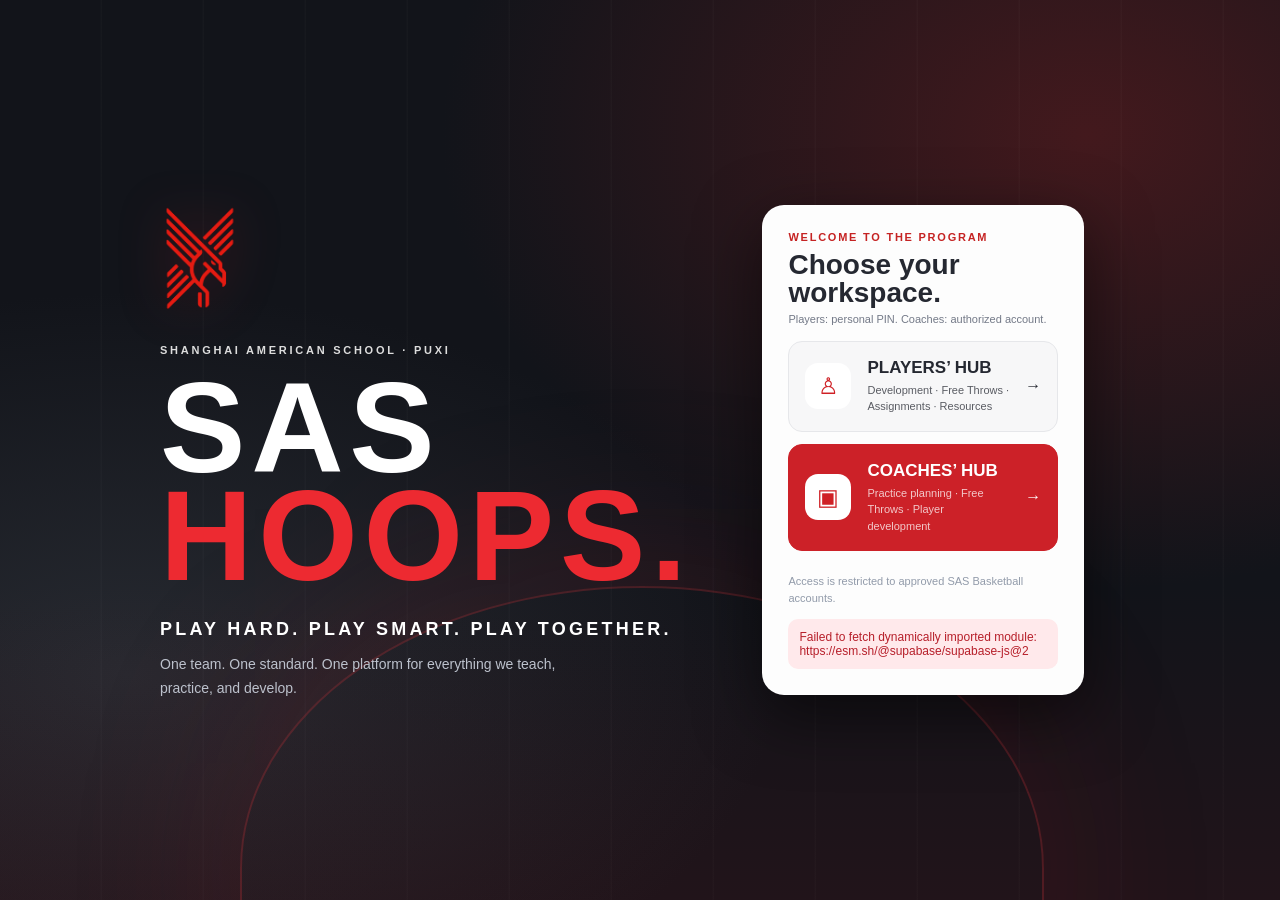
<file: index.html>
<!doctype html>
<html lang="en">
<head>
  <meta charset="UTF-8" />
  <meta name="viewport" content="width=device-width, initial-scale=1, viewport-fit=cover" />
  <meta name="theme-color" content="#191b21" />
  <meta name="description" content="SAS Puxi Basketball coaching and player development hub" />
  <title>SAS Basketball Hub v0.5.2</title>
  <link rel="icon" href="public/assets/sas-eagle-red.png" />
  <link rel="stylesheet" href="styles.css?v=052-player-team-video" />
</head>
<body>
  <div id="app"></div>
  <script src="config.js"></script>
  <script defer src="app.js?v=052-player-team-video"></script>
</body>
</html>
</file>
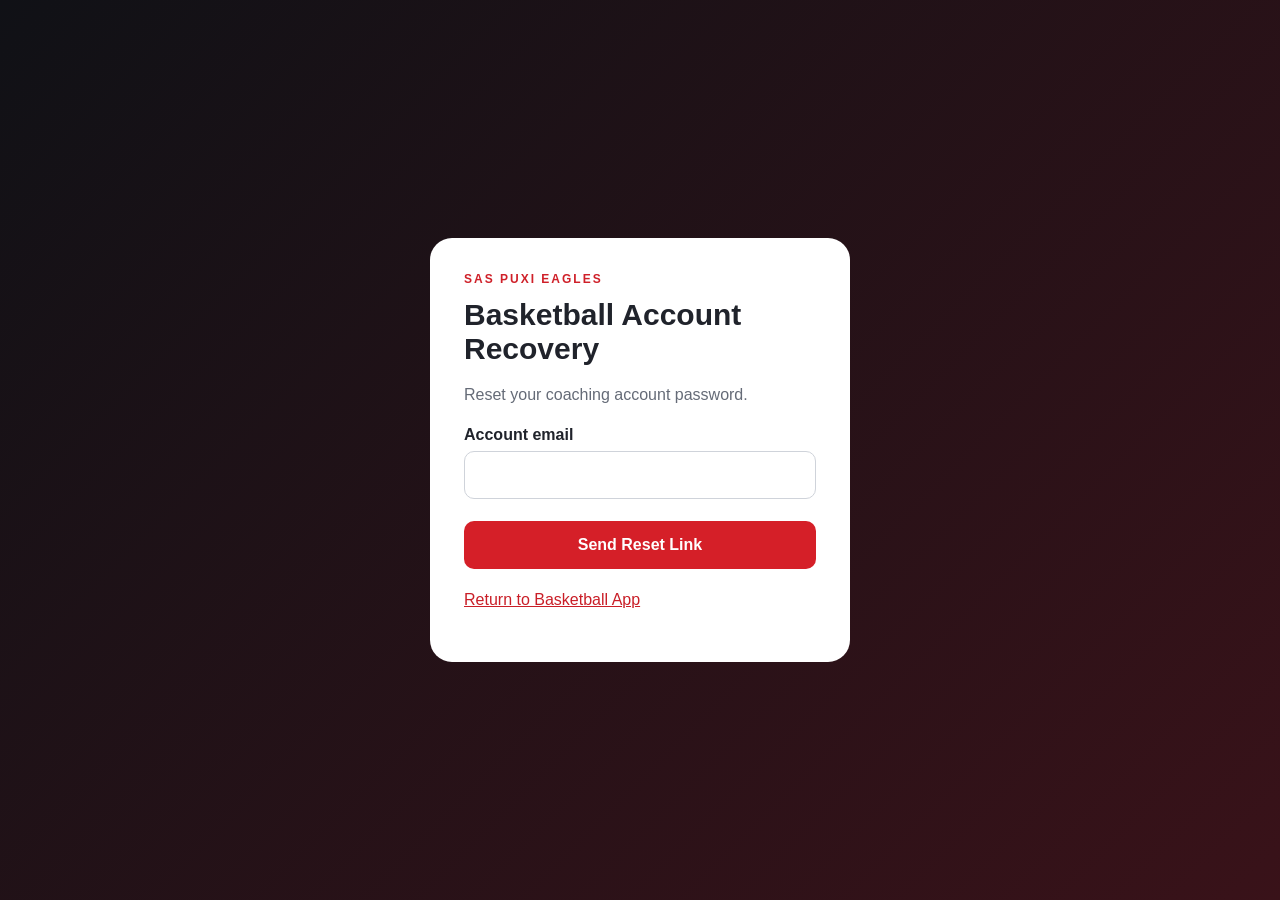
<file: reset-password.html>
<!DOCTYPE html>
<html lang="en">
<head>
  <meta charset="UTF-8">
  <meta name="viewport" content="width=device-width, initial-scale=1">
  <title>Reset Password | SAS Basketball</title>
  <style>
    * { box-sizing: border-box; }
    body {
      margin: 0;
      min-height: 100vh;
      display: grid;
      place-items: center;
      padding: 24px;
      background: linear-gradient(135deg, #101116, #391219);
      color: #20232b;
      font-family: Arial, sans-serif;
    }
    main {
      width: 100%;
      max-width: 420px;
      padding: 34px;
      border-radius: 22px;
      background: white;
    }
    .eyebrow {
      color: #cf2029;
      font-size: 12px;
      font-weight: 800;
      letter-spacing: 2px;
    }
    h1 { margin: 12px 0; font-size: 30px; }
    p { color: #656b77; line-height: 1.6; }
    label { display: block; margin: 18px 0 7px; font-weight: 700; }
    input {
      width: 100%;
      padding: 14px;
      border: 1px solid #cfd3da;
      border-radius: 10px;
      font-size: 16px;
    }
    button {
      width: 100%;
      margin-top: 22px;
      padding: 15px;
      background: #d51f28;
      border: 0;
      border-radius: 10px;
      color: white;
      font-size: 16px;
      font-weight: 700;
      cursor: pointer;
    }
    button:disabled { opacity: .6; }
    a { color: #c91e27; }
    #message { margin-top: 18px; }
    [hidden] { display: none !important; }
  </style>
</head>
<body>
  <main>
    <div class="eyebrow">SAS PUXI EAGLES</div>
    <h1>Basketball Account Recovery</h1>
    <p>Reset your coaching account password.</p>

    <form id="requestForm">
      <label for="email">Account email</label>
      <input id="email" type="email" autocomplete="email" required>
      <button type="submit">Send Reset Link</button>
    </form>

    <form id="changeForm" hidden>
      <label for="password">New password</label>
      <input id="password" type="password"
             autocomplete="new-password" minlength="12" required>

      <label for="confirm">Confirm new password</label>
      <input id="confirm" type="password"
             autocomplete="new-password" minlength="12" required>

      <button type="submit">Save New Password</button>
    </form>

    <p id="message" role="status"></p>
    <p><a href="./">Return to Basketball App</a></p>
  </main>

  <script src="config.js"></script>
  <script type="module">
    import { createClient } from
      "https://esm.sh/@supabase/supabase-js@2";

    const config = window.SAS_CONFIG;
    const message = document.getElementById("message");
    const requestForm = document.getElementById("requestForm");
    const changeForm = document.getElementById("changeForm");

    if (!config?.supabaseUrl || !config?.supabasePublishableKey) {
      message.textContent = "Application configuration is missing.";
      throw new Error("Missing Supabase configuration");
    }

    const supabase = createClient(
      config.supabaseUrl,
      config.supabasePublishableKey
    );

    function showChangeForm() {
      requestForm.hidden = true;
      changeForm.hidden = false;
      message.textContent = "Enter your new password.";
    }

    const fromRecoveryLink =
      location.hash.includes("access_token=") ||
      new URLSearchParams(location.search).has("code");

    supabase.auth.onAuthStateChange((event) => {
      if (event === "PASSWORD_RECOVERY") {
        showChangeForm();
      }
    });

    const { data: sessionData } = await supabase.auth.getSession();
    if (fromRecoveryLink && sessionData.session) {
      showChangeForm();
    }

    requestForm.addEventListener("submit", async (event) => {
      event.preventDefault();
      const button = requestForm.querySelector("button");
      button.disabled = true;
      message.textContent = "Sending recovery request...";

      const email = document.getElementById("email").value.trim();
      const { error } = await supabase.auth.resetPasswordForEmail(
        email,
        { redirectTo: location.origin + location.pathname }
      );

      message.textContent = error
        ? error.message
        : "If the account exists, a recovery email will be sent. Check your inbox.";

      button.disabled = false;
    });

    changeForm.addEventListener("submit", async (event) => {
      event.preventDefault();

      const password = document.getElementById("password").value;
      const confirm = document.getElementById("confirm").value;

      if (password !== confirm) {
        message.textContent = "Passwords do not match.";
        return;
      }

      const button = changeForm.querySelector("button");
      button.disabled = true;
      message.textContent = "Updating password...";

      const { error } = await supabase.auth.updateUser({ password });

      if (error) {
        message.textContent = error.message;
        button.disabled = false;
        return;
      }

      await supabase.auth.signOut();
      history.replaceState({}, "", location.pathname);
      changeForm.hidden = true;
      message.textContent =
        "Password updated. Return to the Basketball App and sign in.";
    });
  </script>
</body>
</html>
</file>
<file: styles.css>
:root{font-family:'DM Sans',Arial,sans-serif;color:#1c2027;background:#f1f2f4;font-synthesis:none}*{box-sizing:border-box}html,body{margin:0;min-height:100%}button,input,textarea,select{font:inherit}button{cursor:pointer}button:disabled{opacity:.55;cursor:default}img{max-width:100%}a{color:inherit}h1,h2,h3,p{margin:0}h1,h2,h3,.condensed{font-family:'Barlow Condensed','Arial Narrow',Impact,Arial,sans-serif}h1{font-size:clamp(2.1rem,4vw,3.4rem);font-weight:900;line-height:.98;letter-spacing:.01em}h2{font-size:1.8rem;line-height:1}h3{font-size:1.4rem;line-height:1.1}button:focus-visible,input:focus-visible,textarea:focus-visible,select:focus-visible{outline:3px solid #f1a49f;outline-offset:2px}.muted{color:#6f7480}.small{font-size:12px}.tiny{font-size:10px}.upper{text-transform:uppercase}.eyebrow{font-size:11px;font-weight:800;letter-spacing:.16em;text-transform:uppercase;color:#c52323}.spacer{flex:1}.strong{font-weight:800}.divider{height:1px;background:#e9eaec;margin:14px 0}.red{color:#d51f23}.nowrap{white-space:nowrap}.wrap{flex-wrap:wrap}.text-right{text-align:right}
.btn{border:0;border-radius:11px;padding:12px 17px;display:inline-flex;gap:8px;align-items:center;justify-content:center;font-size:13px;font-weight:800;min-height:43px;line-height:1.1;transition:transform .12s,background .12s}.btn:hover{transform:translateY(-1px)}.btn.redbtn{background:#d61f25;color:white}.btn.darkbtn{background:#1d2027;color:white}.btn.ghost{background:white;border:1px solid #dcdfe4;color:#252934}.btn.lightbtn{background:#f5f5f6;color:#22242b}.btn.wide{width:100%}.btn.slim{padding:9px 12px;min-height:34px}.btn.iconbtn{width:39px;height:39px;padding:0}.pill{border-radius:100px;background:#f1f2f5;color:#535b67;padding:5px 10px;font-size:10px;font-weight:800;white-space:nowrap}.pill.redpill{background:#fce6e6;color:#aa1b1f}.pill.greenpill{background:#e2f4eb;color:#237d54}.pill.darkpill{background:#20242b;color:#fff}.badge-label{font-size:10px;font-weight:900;letter-spacing:.09em;text-transform:uppercase}
.row{display:flex;align-items:center;gap:12px}.row.between{justify-content:space-between}.row.start{align-items:flex-start}.column{display:flex;flex-direction:column;gap:12px}.grid2{display:grid;grid-template-columns:repeat(2,minmax(0,1fr));gap:14px}.grid3{display:grid;grid-template-columns:repeat(3,minmax(0,1fr));gap:14px}.grid4{display:grid;grid-template-columns:repeat(4,minmax(0,1fr));gap:14px}.stack{display:flex;flex-direction:column;gap:18px}.hide{display:none!important}
/* entry screen */
.entry{min-height:100dvh;background:radial-gradient(ellipse at 85% 15%,#43191d 0%,transparent 42%),radial-gradient(ellipse at 10% 75%,#272a31 0%,transparent 40%),#12141a;color:white;position:relative;overflow:hidden;display:flex;align-items:center;justify-content:center;padding:32px 20px}.entry::before{content:'';pointer-events:none;position:absolute;inset:0;background:linear-gradient(180deg,transparent 65%,#6e141a2a 100%),repeating-linear-gradient(90deg,transparent 0 100px,#ffffff05 101px 102px)}.entry::after{content:'';position:absolute;bottom:-250px;left:calc(50% - 400px);width:800px;height:560px;border:2px solid #c92f3548;border-radius:50% 50% 0 0;box-shadow:0 -35px 180px #ae1a2529;pointer-events:none}.entry-inner{position:relative;z-index:1;width:min(100%,960px);display:grid;grid-template-columns:1.1fr .9fr;gap:70px;align-items:center}.entry-brand{padding:30px 0}.entry-brand img.eagle{height:125px;filter:drop-shadow(0 0 25px #a820285a)}.entry-brand .schoolname{font-weight:800;font-size:11px;letter-spacing:.25em;color:#ddd;margin-top:15px}.entry-brand .massive{font-family:'Barlow Condensed',Impact,Arial,sans-serif;font-weight:900;letter-spacing:.045em;font-size:clamp(72px,10vw,145px);line-height:.84;margin:18px 0 8px}.entry-brand .massive span{color:#ed2a31}.entry-brand .strap{font-family:'Barlow Condensed',Arial,sans-serif;font-weight:800;letter-spacing:.18em;font-size:18px;margin:30px 0 0}.entry-brand .substrap{max-width:420px;font-size:14px;color:#bcc1cc;line-height:1.65;margin-top:13px}.entry-panel{background:#fdfdfd;color:#252831;border:1px solid #ffffffa0;box-shadow:0 20px 65px #0008;border-radius:22px;padding:25px}.panel-title{font-family:'Barlow Condensed',Arial,sans-serif;font-size:28px;font-weight:900}.entry-link{width:100%;background:#f7f7f8;border:1px solid #e6e7ea;display:flex;text-align:left;align-items:center;gap:16px;border-radius:14px;padding:16px;margin-top:12px;color:#252831}.entry-link:hover{border-color:#dd3338;background:#fff7f7}.entry-link.coach{background:#cc2128;color:white;border-color:#cc2128}.entry-link.coach:hover{background:#b8181e}.entry-link .entry-icon{width:46px;height:46px;flex:0 0 46px;background:#fff;border-radius:13px;display:flex;align-items:center;justify-content:center;color:#cf2025;font-size:23px}.entry-link .entry-title{font-weight:900;font-size:17px}.entry-link .entry-desc{font-size:11px;opacity:.75;line-height:1.5;margin-top:4px}.entry-footer{font-size:11px;color:#929baa;margin-top:22px;line-height:1.5}.demo-ribbon{display:inline-block;padding:6px 10px;border:1px solid #8e7a4c;border-radius:100px;font-size:10px;font-weight:800;letter-spacing:.1em;color:#f0d6a0;margin-bottom:18px}.signin{display:flex;flex-direction:column;gap:13px}.signin label{font-size:12px;font-weight:800}.signin input{width:100%;margin-top:6px;padding:13px;border:1px solid #d5d9dd;border-radius:10px}.error{color:#b71f2a;background:#ffe9eb;padding:11px;border-radius:10px;font-size:12px}.info{background:#f0f3f6;color:#4d5663;padding:11px;border-radius:10px;font-size:12px;line-height:1.5}
/* app shell */
.shell{min-height:100dvh;display:flex}.sidebar{width:237px;position:sticky;top:0;height:100dvh;flex:0 0 237px;background:#191c22;color:#f7f7f8;display:flex;flex-direction:column;padding:24px 15px 22px;z-index:5}.side-brand{display:flex;align-items:center;gap:11px;padding:0 10px 26px;border-bottom:1px solid #343840}.side-brand img{width:48px;height:48px;object-fit:contain}.side-brand strong{font-family:'Barlow Condensed',Arial,sans-serif;font-size:24px;line-height:.9;letter-spacing:.025em}.side-brand small{font-size:9px;letter-spacing:.17em;color:#aeb2bb;display:block;margin-top:6px}.side-group{margin:25px 7px 10px;color:#858c98;font-size:10px;letter-spacing:.16em;font-weight:900}.side-button{display:flex;align-items:center;gap:13px;padding:12px 13px;width:100%;background:transparent;border:0;border-radius:10px;color:#c3c7d0;font-size:12px;font-weight:700;text-align:left;margin-bottom:4px}.side-button span.ico{font-size:20px;width:24px;text-align:center}.side-button.active{background:#c41e25;color:#fff}.side-button:not(.active):hover{background:#30343d;color:#fff}.side-foot{margin-top:auto;border-top:1px solid #353941;padding:18px 6px 2px}.profile-badge{display:flex;align-items:center;gap:9px}.avatar{display:grid;place-items:center;width:40px;height:40px;background:#f0d0d2;color:#ac1821;border-radius:50%;font-size:14px;font-weight:900;flex:0 0 40px}.sidebar .avatar{background:#373b46;color:white}.profile-badge .profile-info{overflow:hidden}.profile-badge .profile-info strong{display:block;font-size:12px;text-overflow:ellipsis;white-space:nowrap;overflow:hidden}.profile-badge .profile-info small{color:#9ca5b2;font-size:10px}.side-signout{border:0;background:transparent;color:#b9bfca;font-size:11px;margin-top:14px;text-decoration:underline;padding:4px}.main{flex:1;min-width:0}.topbar{height:74px;display:flex;align-items:center;justify-content:space-between;padding:0 36px;background:white;border-bottom:1px solid #e5e5e8;position:sticky;top:0;z-index:4}.top-title{font-family:'Barlow Condensed',Arial,sans-serif;font-size:23px;font-weight:900}.topbar .top-right{display:flex;gap:12px;align-items:center}.topbar .top-right img{width:30px;height:30px;object-fit:contain}.topbar .top-right .role{font-size:10px;color:#69707c;font-weight:800;text-transform:uppercase}.content{width:min(1160px,100%);margin:0 auto;padding:29px 34px 100px}.pagehead{display:flex;justify-content:space-between;align-items:end;gap:20px;margin-bottom:22px}.pagehead p{font-size:13px;color:#69707c;margin-top:7px}.card{background:#fff;border:1px solid #e3e5e9;border-radius:15px;padding:19px;box-shadow:0 2px 7px #22222205}.section-heading{font-size:19px;font-weight:900;margin-bottom:12px;display:flex;align-items:center;gap:7px}.section-label{font-size:12px;font-weight:900;letter-spacing:.06em}.hero{border-radius:18px;overflow:hidden;background:radial-gradient(circle at 83% 70%,#811c2a 0%,transparent 45%),linear-gradient(100deg,#1a1c23 0%,#2a1219 100%);min-height:225px;padding:29px 32px;color:#fff;position:relative}.hero:before{content:'';position:absolute;border:3px solid #ffffff1e;border-radius:50%;width:280px;height:280px;right:15px;top:-35px;box-shadow:0 0 0 32px #ffffff08}.hero:after{content:'';position:absolute;width:300px;height:2px;background:#ffffff12;right:0;bottom:68px;transform:rotate(-25deg)}.hero > *{position:relative;z-index:1}.hero .eyebrow{color:#ff555b}.hero h2{font-size:clamp(34px,4vw,55px);margin:12px 0 8px}.hero p{font-size:12px;color:#d1cbd0;line-height:1.6;max-width:500px}.hero .hero-logo{position:absolute;z-index:0;right:55px;top:23px;width:180px;opacity:.13}.hero .btn{margin-top:19px}.stat{display:flex;flex-direction:column;gap:8px;min-height:104px;justify-content:center}.stat b{font-family:'Barlow Condensed',Arial,sans-serif;font-size:36px;line-height:1;font-weight:900}.stat small{font-size:11px;color:#747983;font-weight:700}.stat .tag{display:block;background:#fce9ea;color:#b92029;padding:4px 7px;border-radius:5px;font-size:9px;font-weight:800;width:max-content}
.list-card{padding:14px 0;border-top:1px solid #edf0f2;display:flex;gap:12px;align-items:flex-start}.list-card:first-of-type{border-top:0}.list-card .datebox{width:50px;min-width:50px;min-height:49px;border-radius:9px;background:#fae8e8;color:#b81f25;display:flex;align-items:center;justify-content:center;flex-direction:column;font-family:'Barlow Condensed',Arial,sans-serif;font-weight:900}.list-card .datebox big{font-size:22px;line-height:1}.list-card .datebox small{font-size:10px;letter-spacing:.08em}.list-card .body{flex:1;min-width:0}.list-card .body strong{font-size:13px}.list-card .body p{font-size:11px;color:#757a85;line-height:1.6;margin-top:3px}.list-card .body .meta{display:flex;gap:6px;align-items:center;flex-wrap:wrap;margin-top:7px}.tagline{background:#fcf0f0;color:#b21d26;border-radius:6px;padding:6px 9px;font-size:10px;font-weight:800;display:inline-block}.empty{font-size:13px;color:#828892;background:#f8f9fa;border:1px dashed #dddfe5;border-radius:11px;padding:20px;text-align:center;line-height:1.6}.action-card{display:flex;gap:11px;align-items:center;padding:14px;border:1px solid #eaebed;border-radius:12px;background:white;text-align:left;width:100%}.action-card:hover{border-color:#d7282b}.action-card b{display:block;font-size:12px}.action-card small{display:block;font-size:10px;color:#737b87;margin-top:4px}.icon-square{background:#fbe8e9;border-radius:11px;color:#c01e26;font-size:23px;width:45px;height:45px;display:grid;place-items:center;flex:0 0 45px}.accent-line{height:3px;background:#c82026;border-radius:8px;width:45px;margin-bottom:16px}
/* forms, filters, drills */
.field{display:flex;flex-direction:column;gap:6px}.field label{font-size:11px;font-weight:900;color:#444955;letter-spacing:.02em}.field input,.field select,.field textarea,.search{border:1px solid #d9dce1;border-radius:9px;padding:11px 12px;background:#fff;color:#252934;outline:none;min-width:0;width:100%;font-size:12px}.field textarea{min-height:85px;resize:vertical;line-height:1.55}.field input:focus,.field select:focus,.field textarea:focus,.search:focus{border-color:#d1232a;box-shadow:0 0 0 3px #d1232a1a}.form-grid{display:grid;grid-template-columns:repeat(2,minmax(0,1fr));gap:13px}.form-panel{max-width:850px}.controlbar{display:flex;align-items:center;gap:12px;justify-content:space-between;margin-bottom:15px}.controlbar .search{max-width:340px}.filterrow{display:flex;align-items:center;gap:7px;flex-wrap:wrap}.filterbtn{background:white;border:1px solid #e3e5e9;border-radius:100px;padding:8px 12px;color:#69707b;font-size:11px;font-weight:800}.filterbtn.selected{background:#1d2027;color:#fff;border-color:#1d2027}.drill-card{display:flex;flex-direction:column;gap:9px;justify-content:space-between;min-height:170px}.drill-top{display:flex;align-items:center;justify-content:space-between;gap:8px}.drill-card h3{font-size:23px}.drill-card p{font-size:11px;color:#757a85;line-height:1.6}.drill-card footer{display:flex;justify-content:space-between;align-items:center;gap:8px}.inline-form{display:flex;gap:7px;align-items:center}.inline-form input{flex:1;min-width:0}.choice{display:flex;gap:8px;align-items:center;border:1px solid #e3e5ea;border-radius:9px;padding:11px;margin-top:7px;font-size:12px;font-weight:700}.choice input{accent-color:#d51f27}.activity{display:flex;gap:10px;align-items:center;background:#f6f7f9;border:1px solid #e8e8ec;border-radius:11px;padding:11px;margin-top:8px}.activity .index{width:29px;height:29px;display:grid;place-items:center;background:#232731;color:white;border-radius:8px;font-size:12px;font-weight:900}.activity .name{flex:1;font-size:12px;font-weight:800}.activity .micro{background:#fff;border:1px solid #dfe1e5;color:#4d5560;border-radius:6px;padding:6px 9px}.priority{border:1px solid #e5e7e8;border-radius:9px;padding:10px 12px;font-size:12px;font-weight:800;display:flex;align-items:center;gap:7px}.priority i{font-style:normal;color:#cf222b}.smalltitle{font-family:'Barlow Condensed',Arial,sans-serif;font-weight:900;font-size:18px}.benchmark-number{font-family:'Barlow Condensed',Arial,sans-serif;font-size:55px;line-height:1;font-weight:900;color:#be1e26}.progress{height:9px;background:#e8e9ed;border-radius:10px;overflow:hidden}.progress>div{height:100%;background:#ca1f26;border-radius:10px}.barrow{display:grid;grid-template-columns:90px 1fr 28px;align-items:center;gap:10px;margin:12px 0;font-size:11px;font-weight:700}.barrow .progress{height:9px}.notices{border-left:4px solid #d32229;background:#fff7f7;padding:14px;border-radius:8px;font-size:12px;line-height:1.6;color:#56393a}.avatar-sm{width:30px;height:30px;border-radius:50%;display:grid;place-items:center;font-size:10px;font-weight:900;background:#fae6e7;color:#ba1f27}.tabular{font-variant-numeric:tabular-nums}
.overlay{position:fixed;inset:0;background:#0f111ac9;z-index:20;display:flex;align-items:center;justify-content:center;padding:18px}.modal{background:white;border-radius:16px;width:min(100%,590px);max-height:89vh;overflow:auto;box-shadow:0 18px 60px #0007}.modal-header{display:flex;align-items:center;justify-content:space-between;border-bottom:1px solid #edeef0;padding:19px 21px}.modal-body{padding:21px}.modal-footer{border-top:1px solid #edeef0;padding:15px 21px;display:flex;gap:8px;justify-content:flex-end}.subtle{color:#737987;font-size:11px;line-height:1.6}.toast{position:fixed;right:22px;bottom:24px;max-width:340px;background:#1b1d23;color:#fff;padding:13px 16px;border-radius:10px;font-size:12px;z-index:100;box-shadow:0 10px 40px #0004}.mobile-nav{display:none}.mobilebar{display:none}.clickable{cursor:pointer}.clickable:hover{box-shadow:0 4px 16px #0000000d}.responsive-stack{display:flex;flex-direction:column;gap:12px}.note-row{padding:12px 0;border-bottom:1px solid #e7e8eb}.note-row:last-child{border-bottom:0}.check-label{display:flex;align-items:center;gap:7px;font-size:12px;font-weight:700}.check-label input{accent-color:#c51c23}.logo-stamp{height:52px;object-fit:contain;opacity:.86}.loading{min-height:100dvh;background:#171a20;color:#fff;display:grid;place-items:center;font-family:'Barlow Condensed',Arial,sans-serif;font-size:28px;font-weight:900;letter-spacing:.12em}
@media(max-width:1050px){.content{padding:24px 24px 100px}.topbar{padding:0 24px}.grid4{grid-template-columns:repeat(2,1fr)}}
@media(max-width:800px){.sidebar{display:none}.topbar{height:63px;padding:0 18px}.content{padding:20px 16px 100px}.mobilebar{display:flex;align-items:center;gap:8px}.mobilebar img{width:31px;height:31px}.mobilebar strong{font-family:'Barlow Condensed',Arial,sans-serif;font-size:20px}.mobile-nav{display:grid;grid-template-columns:repeat(5,1fr);position:fixed;bottom:0;left:0;right:0;z-index:10;background:#fff;border-top:1px solid #e1e2e5;padding:7px 4px calc(7px + env(safe-area-inset-bottom));box-shadow:0 -4px 18px #0000000d}.mobile-nav button{border:0;background:none;color:#858b95;display:flex;gap:4px;flex-direction:column;align-items:center;font-size:9px;font-weight:800;padding:4px 0}.mobile-nav button .ico{font-size:22px}.mobile-nav button.active{color:#c51e25}.entry-inner{gap:20px}.entry-brand .massive{font-size:80px}}
@media(max-width:650px){.entry{padding:18px}.entry-inner{grid-template-columns:1fr;gap:20px;max-width:480px}.entry-brand{padding:5px 0 0;text-align:center}.entry-brand img.eagle{height:69px}.entry-brand .schoolname{font-size:9px;margin-top:5px}.entry-brand .massive{font-size:62px;margin:13px 0 5px}.entry-brand .strap{margin:14px 0 0;font-size:12px}.entry-brand .substrap{display:none}.entry-panel{padding:18px}.entry-link{padding:11px}.entry-link .entry-icon{width:39px;height:39px;flex-basis:39px}.entry-link .entry-title{font-size:14px}.grid2,.grid3,.grid4{grid-template-columns:1fr}.grid4.stat-grid{grid-template-columns:repeat(2,1fr)}.pagehead{align-items:flex-start}.pagehead h1{font-size:37px}.pagehead>.btn{font-size:11px;padding:9px}.hero{min-height:194px;padding:23px}.hero h2{font-size:38px}.hero .hero-logo{width:140px;right:2px;top:24px}.form-grid{grid-template-columns:1fr}.controlbar{align-items:stretch;flex-direction:column}.controlbar .search{max-width:none}.card{padding:16px}.top-title{font-size:19px}.topbar .top-right .role{display:none}}
@media(max-width:800px){.topbar .top-title{display:none}.topbar .top-right img{display:none}}
@media(max-width:420px){.topbar .mobilebar strong{font-size:18px}.topbar .top-right .pill{font-size:9px;padding:5px 7px}.topbar{gap:6px}.mobilebar{min-width:0}}

/* v0.4 team workspace and secondary tools */
.v04-switcher{display:flex;align-items:center;justify-content:space-between;flex-wrap:wrap;gap:12px;margin-bottom:22px;padding:15px 20px;border:1px solid #e1e3e7;border-radius:15px;background:#fff}
.v04-buttons{display:flex;align-items:center;gap:7px;flex-wrap:wrap}
.v04-switcher .btn{min-width:80px}
@media(max-width:740px){.v04-switcher{padding:12px;margin-bottom:16px}.v04-buttons{width:100%}.v04-buttons .btn{flex:1}.sidebar{overflow-y:auto}.content{padding-bottom:76px}}

/* v0.4.1 | Recurring benchmark history and shared observations */
.v041-trend{border:1px solid #e2e4e9;border-radius:12px;padding:12px 14px;margin:15px 0;background:#fafafb}
.v041-trend svg{display:block;width:100%;height:120px;margin:8px 0 0}
.v041-trend .row small{font-size:10px;color:#727984}
.v041-checkin-benchmark{border:1px solid #e4e6eb;border-left:3px solid #c61d27;border-radius:12px;padding:17px;margin:13px 0;background:#fcfcfd;display:grid;gap:13px}
.v041-checkin-benchmark .field{margin:0}
.v041-player-picks{max-height:170px;overflow-y:auto;border:1px solid #e5e6e9;padding:9px;border-radius:10px;background:#fafbfc}
.v041-player-picks .choice{padding:5px 0}
.v041-recurring-option{padding:12px;margin:8px 0;background:#fafbfc;border-radius:9px}
@media(max-width:740px){.mobile-nav{display:flex;overflow-x:auto;scrollbar-width:thin}.mobile-nav button{min-width:62px;flex:1 0 auto}.v041-checkin-benchmark{padding:12px}}

/* v0.4.1a | Custom instructional priorities, responsive, no database changes */
.priority-select-wrap{display:grid;gap:8px;min-width:0}
.priority-other-input{width:100%;box-sizing:border-box;border:1px solid #d4d8df;border-radius:9px;padding:11px 12px;background:#fff}
.priority-other-input[hidden]{display:none!important}
.priority-other-input:focus{outline:2px solid #c51c23;outline-offset:1px}

/* v0.4.2 cleanup actions: visually distinguished permanent deletion */
.btn.dangerbtn{background:#fff2f3;border:1px solid #edb2b6;color:#a7151e;font-weight:800;}
.btn.dangerbtn:hover{background:#ffe4e5;border-color:#ca2932;color:#831017;}
.btn.dangerbtn:focus-visible{outline:3px solid #b82029;outline-offset:2px;}

/* v0.4.3 consolidated | Setup diagrams and drill attachments */
.drill-attachments{border-top:1px solid #e5e6e9;padding-top:16px;display:grid;gap:12px}
.drill-image-grid{display:grid;grid-template-columns:repeat(auto-fit,minmax(150px,1fr));gap:10px}
.drill-image-tile{border:1px solid #e3e5e9;background:#f9fafb;border-radius:11px;overflow:hidden;min-width:0;display:grid;gap:3px;padding-bottom:5px}
.drill-preview{display:block;width:100%;height:170px;object-fit:contain;background:#f3f4f6}
.drill-preview[hidden],.drill-preview-loading[hidden]{display:none!important}
.drill-preview-loading{min-height:130px;display:grid;place-items:center;font-size:11px}
.drill-image-tile .btn{font-size:11px;margin:0 6px;white-space:normal;word-break:break-word;text-align:left}
.drill-file-list{display:grid;gap:8px}
.drill-file-row{display:flex;gap:9px;align-items:center;border:1px solid #e3e6ea;border-radius:10px;padding:9px;min-width:0;flex-wrap:wrap}
.drill-file-icon{background:#fae8e8;color:#c81f2a;font-size:17px;border-radius:8px;width:33px;height:33px;display:grid;place-items:center;flex:none}
.drill-file-label{display:grid;gap:3px;flex:1 1 150px;min-width:0;overflow-wrap:anywhere;font-size:12px}
.drill-file-label small{font-size:10px;color:#6d7580}
@media(max-width:650px){.drill-image-grid{grid-template-columns:1fr}.drill-file-row .btn{padding:10px 12px}}

/* v0.4.3 full practice plan reader: read-only, courtside-friendly, mobile-responsive. */
.pv-page .pagehead{align-items:flex-start}.pv-page .pagehead h1{margin-top:2px}
.pv-schedule{display:grid;grid-template-columns:repeat(4,minmax(0,1fr));gap:1px;background:#e4e5e8;border:1px solid #e4e5e8;border-radius:15px;overflow:hidden}
.pv-schedule>div{background:white;padding:16px;min-width:0;display:flex;flex-direction:column;gap:8px}
.pv-schedule span{font-weight:900;font-size:10px;color:#aa1a22;letter-spacing:.07em}
.pv-schedule b{font-weight:900;font-size:16px;line-height:1.3;overflow-wrap:anywhere}
.pv-priority-panels .card{min-height:155px}
.pv-priority{display:flex;align-items:center;gap:11px;padding:10px 0;border-top:1px solid #eef0f2;font-size:13px;font-weight:700}
.pv-priority:first-of-type{border:0}
.pv-priority-index{background:#1e2129;color:white;border-radius:8px;width:26px;height:26px;flex-shrink:0;display:grid;place-items:center;font-size:12px}
.pv-priority-index.pv-secondary{background:#fde7e8;color:#b52029}
.pv-sequence{margin-top:12px}
.pv-activity{display:flex;align-items:flex-start;gap:13px;padding:16px 0;border-top:1px solid #eaecf0}
.pv-activity:first-child{border-top:0}
.pv-step{flex:0 0 34px;height:34px;display:grid;place-items:center;border-radius:9px;background:#20232a;color:#fff;font-weight:900}
.pv-activity-body{flex:1;min-width:0;display:flex;flex-direction:column;align-items:flex-start;gap:5px}
.pv-activity-body strong{font-size:14px;line-height:1.4}
.pv-activity .btn{white-space:normal;text-align:center}
.pv-note-text{font-size:13px;line-height:1.75;white-space:pre-line;overflow-wrap:anywhere}
.pv-private{border-color:#e4d7d8;background:#fffafa}
.pv-footer{border-top:1px solid #dfe2e7;padding-top:15px;margin-top:4px}
@media(max-width:920px){.pv-schedule{grid-template-columns:repeat(2,minmax(0,1fr))}}
@media(max-width:650px){.pv-schedule{grid-template-columns:repeat(2,minmax(0,1fr))}.pv-schedule>div{padding:12px}.pv-schedule b{font-size:13px}.pv-activity{flex-wrap:wrap}.pv-activity .btn{margin-left:46px}.pv-page .pagehead>.row{flex-wrap:wrap;justify-content:flex-start}}

/* v0.4.3 combined: two-way drill creation and phone-first practice access */
.practice-drill-actions{display:grid;grid-template-columns:repeat(2,minmax(0,1fr));gap:10px;margin-bottom:16px}
.practice-drill-actions .btn{min-height:48px;white-space:normal;text-align:center}
.practice-activity .name{min-width:0;overflow-wrap:anywhere}
.practice-activity .name small{display:block;font-weight:600;font-size:11px;margin-top:4px}
.practice-activity .micro{min-width:35px;min-height:39px;font-size:15px}
.practice-activity .btn{flex:0 0 auto}
.player-schedule-top .list-card{align-items:flex-start}
@media (max-width:800px){
 .mobile-nav{display:flex;grid-template-columns:none;overflow-x:auto;overflow-y:hidden;overscroll-behavior-x:contain;scroll-snap-type:x proximity;scrollbar-width:thin;-webkit-overflow-scrolling:touch;gap:2px}
 .mobile-nav button{min-width:74px;min-height:52px;flex:1 0 auto;scroll-snap-align:start;padding:6px 4px;line-height:1.2}
 .content{padding-bottom:calc(105px + env(safe-area-inset-bottom))}
}
@media (max-width:650px){
 .practice-drill-actions{grid-template-columns:1fr}
 .practice-activity{display:grid;grid-template-columns:32px minmax(0,1fr) repeat(3,39px);gap:7px;align-items:center}
 .practice-activity .name{grid-column:2/-1}
 .practice-activity .btn{grid-column:1/3;justify-self:start}
 .practice-activity .micro{justify-self:stretch}
 .list-card{flex-wrap:wrap}
 .list-card .body{min-width:calc(100% - 68px)}
 .list-card>.btn,.list-card>.column{margin-left:62px}
 .list-card>.column{width:calc(100% - 62px);display:flex;flex-flow:row wrap}
 .list-card>.column .btn{flex:1 1 44%;min-height:44px}
 .list-card>.btn{min-height:44px}
 .field input,.field select,.field textarea,.search,.signin input{font-size:16px}
 .overlay{padding:8px;align-items:flex-end;padding-bottom:max(8px,env(safe-area-inset-bottom))}
 .modal{max-height:calc(100dvh - 16px);width:100%;border-radius:18px 18px 12px 12px;display:flex;flex-direction:column}
 .modal-header{flex:0 0 auto;padding:16px}
 .modal-body{padding:16px;overflow-y:auto;overscroll-behavior:contain;min-height:0}
 .modal-footer{flex:0 0 auto;position:sticky;bottom:0;background:white;padding:12px 16px;z-index:2}
 .modal-footer .btn{min-height:45px}
 .pv-activity .btn{min-height:44px}
 .pv-schedule{grid-template-columns:repeat(2,minmax(0,1fr))}
 .content .card{min-width:0}
 .pagehead>.row{width:100%;flex-wrap:wrap}
}
@media (max-width:360px){.mobile-nav button{min-width:70px}.practice-activity{grid-template-columns:30px minmax(0,1fr) repeat(3,36px)}}
/* Save notifications never block the fixed phone navigation. */
.toast{pointer-events:none}
@media(max-width:800px){.toast{bottom:calc(92px + env(safe-area-inset-bottom));left:12px;right:12px;max-width:none}}
/* v0.4.4 | Connected learning, resource moderation, player training and Game Center */
.v044-section { margin-top: 16px; }
.v044-tabs { display:flex; gap:10px; flex-wrap:wrap; }
.v044-tabs .btn { flex:1; min-width:145px; }
.v044-category-filter { display:flex; gap:7px; flex-wrap:wrap; align-items:center; }
.v044-category-filter .filterbtn { font-size:12px; padding:8px 11px; min-height:35px; }
.v044-chart { margin:18px 0 8px; border:1px solid #e5e7ea; background:#f9fafb; border-radius:12px; padding:15px; }
.v044-chart svg { width:100%; height:auto; display:block; margin:8px 0 0; overflow:visible; }
.v044-chart .subtle {font-size:11px;}
.v044-plan h3,.v044-game-card h3 { font-size:19px; margin:11px 0; }
.v044-action-row { margin-top:13px; }
.v044-table-wrap { width:100%; overflow-x:auto; -webkit-overflow-scrolling:touch; }
.v044-table { border-collapse:collapse; width:100%; min-width:450px; font-size:12px; text-align:left; }
.v044-table th { color:#535a65; font-weight:800; font-size:11px; white-space:nowrap; background:#f3f4f6; }
.v044-table td,.v044-table th { border-bottom:1px solid #e6e7e9; padding:10px 11px; vertical-align:top; }
.v044-table tr:last-child td { border-bottom:0; }
.v044-feedback-list { display:flex; flex-direction:column; gap:9px; margin-top:11px; }
.v044-feedback-list .note-row { border:1px solid #ebedf0; border-radius:10px; padding:13px; }
.v044-next-game { padding:22px; border-radius:16px; border:1px solid #eadbdd; background:linear-gradient(115deg,#fafafa,#fff4f4); }
.v044-next-game h3 {font-size:clamp(22px,3vw,31px); margin:9px 0; letter-spacing:-0.7px; line-height:1.2;}
.v044-next-game h3 span {font-weight:600;color:#78808d;font-size:.65em;}
.v044-next-game p {font-size:13px;color:#414955;}
.v044-countdown { display:grid; grid-template-columns:repeat(3,minmax(0,115px)); gap:10px; margin-top:17px; }
.v044-countdown>div {background:#fff;border:1px solid #e5e5e5;border-radius:10px;padding:10px 8px;text-align:center;display:flex;flex-direction:column;align-items:center;gap:2px;}
.v044-countdown b {font-size:27px;line-height:1;font-variant-numeric:tabular-nums;color:#242932;}
.v044-countdown small {font-size:10px;letter-spacing:.07em;text-transform:uppercase;font-weight:800;color:#6a7180;}
.v044-game-card { min-height:172px; }
.v044-score {margin:10px 0 17px;font-size:22px;font-variant-numeric:tabular-nums;}
.v044-game-card .row.wrap {margin-top:12px;}
.v044-plan .v044-chart { background:#fff; }
@media (max-width:740px){
  .v044-tabs {display:grid;grid-template-columns:1fr 1fr;gap:7px;}
  .v044-tabs .btn {font-size:12px;min-width:0;padding:10px 6px;}
  .v044-next-game {padding:15px;border-radius:12px;}
  .v044-countdown {grid-template-columns:repeat(3,minmax(0,1fr));gap:8px;}
  .v044-countdown b {font-size:23px;}
  .v044-chart {padding:10px 9px;}
  .v044-category-filter .filterbtn {font-size:11px;}
  .v044-table {font-size:11px;}
  .v044-table td,.v044-table th {padding:9px 8px;}
}

/* v0.4.5 | Game Day image/video media + assignment instructional/evidence files */
.v045-featured-poster { position:relative; display:flex; align-items:center; justify-content:center; width:100%; min-height:150px; max-height:380px; margin-bottom:16px; overflow:hidden; border-radius:13px; background:#171c24; color:#e7eaf0; }
.v045-featured-poster img { width:100%; max-height:380px; object-fit:contain; display:block; }
.v045-featured-poster .v045-image-status { position:absolute; inset:0; display:flex; align-items:center; justify-content:center; font-size:12px; color:#cbd2dd; }
.v045-featured-poster img:not([hidden]) + .v045-image-status { display:none; }
.v045-media-gallery { display:grid; grid-template-columns:repeat(auto-fit,minmax(155px,1fr)); gap:10px; margin:15px 0 8px; }
.v045-image-tile { background:#f6f7f9; border:1px solid #e6e9ee; border-radius:12px; padding:8px; overflow:hidden; min-width:0; }
.v045-image-tile .subtle {font-size:11px; margin:8px 0 7px; overflow-wrap:anywhere;}
.v045-image-frame { height:132px; border-radius:8px; background:#181c25; color:#fff; display:flex; justify-content:center; align-items:center; overflow:hidden; }
.v045-image-frame img { display:block; width:100%; height:100%; object-fit:contain; }
.v045-image-frame img[hidden], .v045-attachment-preview img[hidden],.v045-featured-poster img[hidden] {display:none!important}
.v045-image-status {font-size:11px; text-align:center; padding:12px; color:#858c98;}
.v045-image-frame .v045-image-status {color:#d8dbe0;}
.v045-media-link { display:flex; align-items:center; padding:12px; border:1px solid #dfe2e7; background:#fff; color:#ac1522; border-radius:10px; font-size:12px; line-height:1.5; font-weight:750; overflow-wrap:anywhere; min-height:45px; text-decoration:none; }
.v045-media-link:hover { border-color:#c51e2a; background:#fff7f8; }
.v045-attachment-list {display:flex; flex-direction:column; gap:9px; margin:8px 0 14px;}
.v045-attachment-item { display:flex; align-items:flex-start; flex-wrap:wrap; gap:7px; padding:8px; border-radius:11px; background:#f7f8fa; border:1px solid #e5e8ec; }
.v045-attachment-item .v045-attachment-row {flex:1 1 240px;}
.v045-attachment-row {display:flex; align-items:center; gap:11px; min-width:0;}
.v045-attachment-row .btn{ flex-shrink:0; }
.v045-file-mark { display:flex; flex:0 0 40px; width:40px; height:40px; border-radius:9px; background:#f9eaec; color:#ba1d2d; align-items:center; justify-content:center; font-size:23px; font-weight:850; }
.v045-attachment-preview { display:flex; flex:0 0 74px; width:74px; height:61px; background:#19202a; border-radius:7px; align-items:center; justify-content:center; overflow:hidden; }
.v045-attachment-preview img {width:100%;height:100%;object-fit:contain;}
.v045-attachment-preview .v045-image-status {font-size:10px; color:#fff; padding:4px;}
.v045-attachment-details { flex:1; min-width:0; display:flex; flex-direction:column; gap:3px; }
.v045-attachment-details strong {font-size:12px; word-break:break-word; }
.v045-attachment-details .subtle { font-size:11px; overflow-wrap:anywhere; }
.v045-attachment-count {color:#b21d2c; font-size:12px; font-weight:750; margin:7px 0;}
@media (max-width:700px){
 .v045-featured-poster { max-height:260px; min-height:120px; }
 .v045-featured-poster img{max-height:260px;}
 .v045-media-gallery{grid-template-columns:repeat(2,minmax(0,1fr)); gap:7px;}
 .v045-image-frame{height:105px;}
 .v045-attachment-row{gap:8px;}
 .v045-attachment-row .btn {padding:7px;min-height:40px;}
 .v045-attachment-details strong{font-size:11px;}
}

/* v0.4.5 multi-day tournament builder and compact published itinerary */
.v045-tournament-grid{display:grid;gap:13px;margin-top:12px}.v045-tournament-card{display:grid;gap:11px}.v045-tournament-card h3{font-size:26px}.v045-tour-days{display:grid;gap:8px}.v045-tour-day{display:grid;grid-template-columns:155px minmax(0,1fr);gap:10px;background:#f8f9fa;border:1px solid #e7e8eb;padding:11px;border-radius:11px}.v045-tour-date{font-weight:900;font-size:12px;color:#23252a}.v045-tour-dayitems{display:grid;gap:9px}.v045-tour-line{display:flex;gap:11px;align-items:flex-start;padding-bottom:9px;border-bottom:1px solid #e8e9ec}.v045-tour-line:last-child{padding-bottom:0;border:0}.v045-tour-kind{display:inline-block;border-radius:6px;padding:5px 7px;font-size:9px;font-weight:900;background:#edeff2;color:#4d535d;flex:0 0 65px;text-align:center}.v045-tour-kind.game{background:#fbe5e7;color:#b51a24}.v045-tour-kind.travel{background:#e5edf8;color:#305f99}.v045-tour-info{min-width:0;display:grid;gap:5px;flex:1}.v045-tour-info b{font-size:12px}.v045-tour-info small{font-size:11px;color:#6d737e}.v045-tour-info .row{margin-top:4px}.v045-tour-score{font-weight:800;color:#a31620!important}.v045-tour-media{max-width:470px}.v045-tournament-modal{width:min(100%,750px)}.v045-tournament-items{display:grid;gap:9px}.v045-tournament-item{padding:12px;background:#f8f9fa;border:1px solid #e0e3e7;border-radius:12px;display:grid;gap:10px}.v045-tournament-next{font-size:11px;font-weight:800;color:#b71d25;margin-bottom:7px}
@media(max-width:600px){.v045-tour-day{grid-template-columns:1fr;gap:8px}.v045-tour-date{font-size:13px}.v045-tour-line{gap:6px}.v045-tour-kind{flex-basis:57px}.v045-tournament-card .btn{white-space:normal}}

/* v0.4.6 post-practice feedback: deliberate team publication and private player notes */
.v046-feedback-card .pv-note-text{white-space:pre-wrap;overflow-wrap:anywhere;margin:12px 0}
.v046-feedback-card .note-row{margin-top:12px}
.v046-feedback-card .note-row .row{gap:10px}
.v046-feedback-note .subtle{margin-top:8px}
@media(max-width:640px){
  .v046-feedback-card .section-heading{font-size:15px}
  .v046-feedback-card .btn.slim{min-height:39px}
}

/* v0.5.0 player development, optional sharing, and Free Throw competition */
.v050-share-settings{display:flex;align-items:center;justify-content:space-between;gap:20px}
.v050-share-settings>div{min-width:0;flex:1}
.v050-toggle{display:inline-flex;align-items:center;gap:9px;white-space:nowrap;font-size:12px;font-weight:850;color:#252830}
.v050-toggle input{width:19px;height:19px;accent-color:#c51e2a}
.v050-board-section{display:grid;gap:12px}
.v050-board-grid{display:grid;grid-template-columns:repeat(2,minmax(0,1fr));gap:12px}
.v050-board-card{min-width:0}
.v050-board-card h3{font-size:18px;line-height:1.2;margin:7px 0 5px;color:#252830}
.v050-board-card>.subtle{min-height:34px}
.v050-rank-list{display:grid;gap:0;margin-top:12px}
.v050-rank-row{display:grid;grid-template-columns:27px minmax(0,1fr) auto;gap:9px;align-items:center;padding:10px 0;border-top:1px solid #eceef1;font-size:12px}
.v050-rank{display:grid;place-items:center;width:24px;height:24px;border-radius:7px;background:#f1f2f4;color:#5d626c;font-size:11px;font-weight:900}
.v050-rank-name{min-width:0;font-weight:750;overflow-wrap:anywhere}
.v050-rank-name small,.v050-rank-row strong small{font-size:9px;color:#7a808a;font-weight:650}
.v050-rank-row strong{font-size:13px;white-space:nowrap;color:#a51c27}
.v050-inline-share{max-width:360px;margin:12px 0 8px}
.v050-inline-share label{font-size:10px}
.v050-inline-share select{max-width:100%}
.v050-ft-planner{border-color:#e6c6c9;background:#fffafb}
.v050-ft-planner .check-label{font-weight:800}
.v050-ft-session{margin-top:12px;border-color:#e1e4e8}
.v050-ft-session h3{font-size:17px;margin:5px 0}
.v050-ft-stats{margin:12px 0}
.v050-ft-stats .card{padding:11px}
.v050-ft-groups{display:grid;gap:10px;margin-top:13px}
.v050-ft-group{border:1px solid #e6e8eb;border-radius:11px;padding:12px;background:#fafbfc}
.v050-ft-results{display:grid;gap:0;margin-top:9px}
.v050-ft-result{display:grid;grid-template-columns:minmax(0,1fr) auto auto auto auto;gap:10px;align-items:center;padding:9px 0;border-top:1px solid #e6e8eb;font-size:12px}
.v050-ft-result>span:first-child{font-weight:750;min-width:0;overflow-wrap:anywhere}
.v050-ft-result strong{font-variant-numeric:tabular-nums}
.v050-ft-result small{font-size:10px;color:#7a808a}
.v050-filter{display:flex;flex-wrap:wrap;gap:5px}
.v050-filter .filterbtn{font-size:10px;padding:7px 9px}
.v050-ft-modal{width:min(100%,760px)}
.v050-ft-entry-list{display:grid;gap:9px}
.v050-ft-entry-row{display:grid;grid-template-columns:minmax(0,1.7fr) minmax(80px,.7fr) minmax(80px,.7fr) 32px;gap:8px;align-items:end;padding:10px;background:#f7f8fa;border:1px solid #e5e7eb;border-radius:10px}
.v050-ft-entry-row .field{margin:0;min-width:0}
.v050-ft-entry-row .field label{font-size:10px}
.v050-ft-entry-row input,.v050-ft-entry-row select{min-width:0}
.v050-ft-entry-row .micro{margin-bottom:2px}
@media(max-width:760px){
  .v050-board-grid{grid-template-columns:1fr}
  .v050-share-settings{align-items:flex-start;flex-direction:column;gap:12px}
  .v050-ft-result{grid-template-columns:minmax(0,1fr) auto auto;gap:7px}
  .v050-ft-result .pill,.v050-ft-result button{grid-column:auto}
  .v050-ft-entry-row{grid-template-columns:minmax(0,1fr) minmax(75px,.65fr) minmax(75px,.65fr) 28px;gap:6px;padding:8px}
  .v050-ft-entry-row .field label{font-size:9px}
  .v050-ft-entry-row input,.v050-ft-entry-row select{font-size:12px;padding:9px 7px}
}
@media(max-width:480px){
  .v050-ft-entry-row{grid-template-columns:minmax(0,1fr) minmax(64px,.6fr) minmax(64px,.6fr) 25px}
  .v050-ft-entry-row .field label{font-size:8px}
  .v050-ft-entry-row .micro{width:25px;height:34px;min-height:34px}
  .v050-ft-result{grid-template-columns:minmax(0,1fr) auto auto}
  .v050-ft-result button{grid-column:2/4;justify-self:end}
}

/* v0.5.0: keep coach correction explanations visible in the shared result history. */
.v050-ft-result>span:first-child .v050-ft-correction-note{display:block;margin-top:3px;font-weight:500;line-height:1.35;color:#737985;white-space:normal}
</file>
